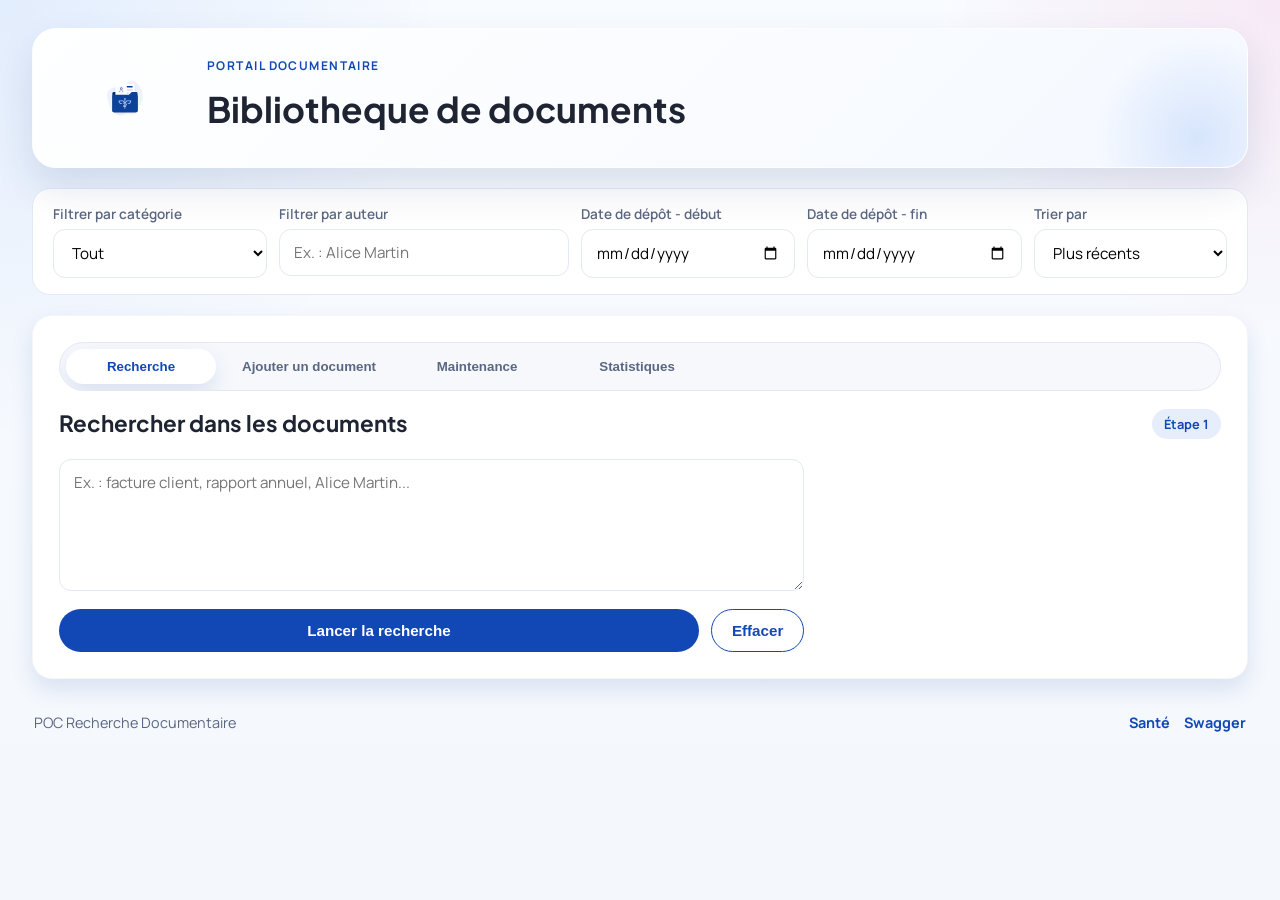
<file: src/main/resources/static/index.html>
<!DOCTYPE html>
<html lang="fr">
<head>
    <meta charset="UTF-8">
    <meta name="viewport" content="width=device-width, initial-scale=1.0">
    <title>POC Recherche Documentaire</title>
    <link rel="stylesheet" href="style.css">
</head>
<body>
    <div class="page-shell">
        <div class="main-area">
            <header class="topbar">
                <div class="topbar-left">
                    <div class="logo-block logo-inline" aria-label="Portail documentaire">
                        <div class="logo-svg" aria-hidden="true">
                            <svg xmlns="http://www.w3.org/2000/svg" viewBox="0 0 160 160" focusable="false" fill="none">
                                <path fill-rule="evenodd" clip-rule="evenodd" d="M14.8884 101.372C11.4714 83.1768 1.82896 61.7668 14.8364 48.587C28.2997 34.9452 51.8456 38.5 69.4699 46.0677C83.7802 52.2124 89.3129 68.0719 94.4355 82.7661C98.5552 94.5835 99.2362 106.781 94.7006 118.442C89.6573 131.408 82.3371 145.084 68.8498 148.546C55.1799 152.055 41.6489 144.076 31.0245 134.788C21.2227 126.219 17.2897 114.159 14.8884 101.372Z" fill="#A0B2EC" fill-opacity="0.16"/>
                                <path d="M134.02 26.1579C143.216 37.8291 149.362 52.6506 151.388 67.2498C155.366 95.9281 133.148 124.519 103.481 131.039C89.5222 134.106 73.9301 130.748 65.0224 120.067C58.4294 112.163 58.0887 101.722 61.5658 92.1606C64.4989 84.0965 70.0261 77.1935 73.5948 69.406C79.0514 57.5003 77.8714 45.1716 80.9607 32.9169C82.654 26.1985 86.4874 18.6388 92.8475 14.7705C98.8848 11.0977 106.569 10.2636 113.271 11.8981C121.731 13.9608 128.786 19.5161 134.02 26.1579Z" fill="#A0B2EC" fill-opacity="0.16"/>
                                <path d="M130.402 72.8366L130.402 131.085C130.402 134.266 127.823 136.845 124.642 136.845L35.3616 136.845C32.1804 136.845 29.6016 134.266 29.6016 131.085L29.6016 61.3166C29.6016 58.1355 32.1804 55.5566 35.3616 55.5566L58.365 55.5566C61.5462 55.5566 64.125 58.1355 64.125 61.3166L64.125 64.1966C64.125 65.7872 65.4144 67.0766 67.005 67.0766L124.642 67.0767C127.823 67.0767 130.402 69.6555 130.402 72.8366Z" fill="#0C419A"/>
                                <path d="M130.402 72.8366L130.402 131.085C130.402 134.266 127.823 136.845 124.642 136.845L35.3616 136.845C32.1804 136.845 29.6016 134.266 29.6016 131.085L29.6016 61.3166C29.6016 58.1355 32.1804 55.5566 35.3616 55.5566L58.365 55.5566C61.5462 55.5566 64.125 58.1355 64.125 61.3166L64.125 64.1966C64.125 65.7872 65.4144 67.0766 67.005 67.0766L124.642 67.0767C127.823 67.0767 130.402 69.6555 130.402 72.8366Z" fill="black" fill-opacity="0.3"/>
                                <g filter="url(#filter0_d_7993_14626)">
                                    <path d="M48.0016 136H112.722C116.257 136 119.122 133.135 119.122 129.6V30.4C119.122 26.8654 116.257 24 112.722 24H48.0016C44.4669 24 41.6016 26.8654 41.6016 30.4V129.6C41.6016 133.135 44.4669 136 48.0016 136Z" fill="white"/>
                                </g>
                                <rect x="86.4023" y="32" width="24.8" height="6.4" rx="3.2" fill="#0C419A"/>
                                <rect x="86.4023" y="45.5996" width="24.8" height="4.8" rx="2.4" fill="#BDCCF8"/>
                                <rect x="86.4023" y="57.5996" width="8.8" height="4.8" rx="2.4" fill="#BDCCF8"/>
                                <circle cx="65.6016" cy="48" r="16" fill="#F9FAFF"/>
                                <path d="M60.4516 43.032C60.4516 40.474 62.5782 38.4004 65.2016 38.4004C67.8249 38.4004 69.9516 40.474 69.9516 43.032C69.9516 45.5899 67.8249 47.6635 65.2016 47.6635C62.5782 47.6635 60.4516 45.5899 60.4516 43.032ZM65.2016 45.8109C66.7756 45.8109 68.0516 44.5667 68.0516 43.032C68.0516 41.4972 66.7756 40.253 65.2016 40.253C63.6276 40.253 62.3516 41.4972 62.3516 43.032C62.3516 44.5667 63.6276 45.8109 65.2016 45.8109Z" fill="#0C419A"/>
                                <path d="M59.8276 50.7604C58.6332 51.9249 57.8775 53.4371 57.6639 55.0531C57.5951 55.5732 58.0269 56.0004 58.5516 56.0004C59.0762 56.0004 59.4931 55.5719 59.5846 55.0552C59.7834 53.932 60.3334 52.8872 61.1711 52.0704C62.24 51.0281 63.6898 50.4425 65.2016 50.4425C66.7133 50.4425 68.1631 51.0281 69.2321 52.0704C70.0697 52.8872 70.6198 53.932 70.8186 55.0552C70.91 55.5719 71.3269 56.0004 71.8516 56.0004C72.3762 56.0004 72.808 55.5732 72.7392 55.0531C72.5257 53.4371 71.7699 51.9249 70.5756 50.7604C69.1503 49.3706 67.2172 48.5899 65.2016 48.5899C63.1859 48.5899 61.2528 49.3706 59.8276 50.7604Z" fill="#0C419A"/>
                                <rect x="49.6016" y="72" width="9.6" height="6.4" rx="3.2" fill="#A05BB6"/>
                                <rect x="49.6016" y="84.8008" width="9.6" height="6.4" rx="3.2" fill="#A05BB6"/>
                                <rect x="63.2031" y="72.8008" width="48" height="4.8" rx="2.4" fill="#BDCCF8"/>
                                <rect x="63.2031" y="85.5996" width="24.8" height="4.8" rx="2.4" fill="#BDCCF8"/>
                                <rect x="49.6016" y="99.1992" width="61.6" height="23.2" rx="2.03303" fill="#F9FAFF"/>
                                <path d="M56 113.599H62.0785C62.3927 113.599 62.6778 113.415 62.8074 113.129L64.9271 108.445C65.2133 107.813 66.1142 107.82 66.39 108.457L70.5672 118.105C70.8575 118.775 71.8206 118.738 72.0579 118.047L73.4001 114.139C73.5111 113.816 73.815 113.599 74.1567 113.599H76.6115C76.9128 113.599 77.1886 113.43 77.3249 113.161L81.5559 104.821C81.8708 104.2 82.7733 104.249 83.0182 104.901L87.4175 116.601C87.6678 117.267 88.5975 117.299 88.8937 116.652L90.0781 114.066C90.2084 113.782 90.4925 113.599 90.8054 113.599H94.1971C94.4984 113.599 94.7742 113.43 94.9105 113.161L96.6127 109.806C96.909 109.222 97.7433 109.222 98.0396 109.806L99.7417 113.161C99.8781 113.43 100.154 113.599 100.455 113.599H104.8" stroke="#A05BB6" stroke-width="2" stroke-linecap="round"/>
                                <path d="M29.6021 72.8367L29.6021 131.085C29.6021 134.266 32.181 136.845 35.3621 136.845L124.642 136.845C127.824 136.845 130.402 134.266 130.402 131.085L130.402 61.3166C130.402 58.1355 127.824 55.5566 124.642 55.5566L109.785 55.5566C108.257 55.5566 106.792 56.1635 105.712 57.2437L96.7224 66.2331C96.1823 66.7732 95.4498 67.0766 94.686 67.0766L35.3621 67.0766C32.181 67.0766 29.6021 69.6555 29.6021 72.8367Z" fill="#0C419A"/>
                                <path d="M77.4423 110.24H83.2023C84.3481 110.24 85.4469 109.785 86.257 108.975C87.0672 108.165 87.5223 107.066 87.5223 105.92C87.5223 104.774 87.0672 103.675 86.257 102.865C85.4469 102.055 84.3481 101.6 83.2023 101.6H73.1223C72.7404 101.6 72.3742 101.752 72.1041 102.022C71.8341 102.292 71.6823 102.658 71.6823 103.04C71.6823 103.422 71.8341 103.788 72.1041 104.058C72.3742 104.328 72.7404 104.48 73.1223 104.48H83.2023C83.5843 104.48 83.9505 104.632 84.2206 104.902C84.4906 105.172 84.6423 105.538 84.6423 105.92C84.6423 106.302 84.4906 106.668 84.2206 106.938C83.9505 107.208 83.5843 107.36 83.2023 107.36H77.4423C76.2966 107.36 75.1978 107.815 74.3876 108.625C73.5775 109.435 73.1223 110.534 73.1223 111.68C73.1223 112.826 73.5775 113.925 74.3876 114.735C75.1978 115.545 76.2966 116 77.4423 116H83.2023C83.5843 116 83.9505 115.848 84.2206 115.578C84.4906 115.308 84.6423 114.942 84.6423 114.56C84.6423 114.178 84.4906 113.812 84.2206 113.542C83.9505 113.272 83.5843 113.12 83.2023 113.12H77.4423C77.0604 113.12 76.6942 112.968 76.4241 112.698C76.1541 112.428 76.0023 112.062 76.0023 111.68C76.0023 111.298 76.1541 110.932 76.4241 110.662C76.6942 110.392 77.0604 110.24 77.4423 110.24Z" fill="#BDCCF8"/>
                                <path d="M81.0423 98.72C82.26 98.7196 83.4462 98.3334 84.4307 97.6167C85.4151 96.9001 86.1471 95.8899 86.5215 94.7312C86.6909 94.2171 87.0178 93.7693 87.4559 93.4514C87.894 93.1335 88.4211 92.9616 88.9623 92.96H101.822C101.475 95.3595 100.276 97.5537 98.4429 99.1406C96.61 100.727 94.2667 101.601 91.8423 101.6C91.4604 101.6 91.0942 101.752 90.8241 102.022C90.5541 102.292 90.4023 102.658 90.4023 103.04C90.4023 103.422 90.5541 103.788 90.8241 104.058C91.0942 104.328 91.4604 104.48 91.8423 104.48C95.2796 104.48 98.576 103.115 101.006 100.684C103.437 98.2536 104.802 94.9572 104.802 91.52C104.802 91.1381 104.651 90.7718 104.381 90.5018C104.111 90.2317 103.744 90.08 103.362 90.08H88.9623C87.7447 90.0804 86.5584 90.4666 85.574 91.1833C84.5896 91.8999 83.8576 92.9101 83.4831 94.0688C83.3138 94.5829 82.9869 95.0307 82.5488 95.3486C82.1107 95.6665 81.5836 95.8384 81.0423 95.84H78.1623C77.6211 95.8384 77.094 95.6665 76.6559 95.3486C76.2178 95.0307 75.8909 94.5829 75.7215 94.0688C75.3471 92.9101 74.6151 91.8999 73.6307 91.1833C72.6462 90.4666 71.46 90.0804 70.2423 90.08H55.8423C55.4604 90.08 55.0942 90.2317 54.8241 90.5018C54.5541 90.7718 54.4023 91.1381 54.4023 91.52C54.4023 94.9572 55.7678 98.2536 58.1982 100.684C60.6287 103.115 63.9251 104.48 67.3623 104.48C67.7443 104.48 68.1105 104.328 68.3806 104.058C68.6506 103.788 68.8023 103.422 68.8023 103.04C68.8023 102.658 68.6506 102.292 68.3806 102.022C68.1105 101.752 67.7443 101.6 67.3623 101.6C64.938 101.601 62.5947 100.727 60.7618 99.1406C58.929 97.5537 57.7295 95.3595 57.3831 92.96H70.2423C70.7836 92.9616 71.3107 93.1335 71.7488 93.4514C72.1869 93.7693 72.5138 94.2171 72.6831 94.7312C73.0576 95.8899 73.7896 96.9001 74.774 97.6167C75.7584 98.3334 76.9447 98.7196 78.1623 98.72H81.0423Z" fill="#BDCCF8"/>
                                <path d="M79.6023 123.2C79.2204 123.2 78.8542 123.048 78.5841 122.778C78.3141 122.508 78.1623 122.142 78.1623 121.76V87.2C78.1623 86.8181 78.3141 86.4518 78.5841 86.1818C78.8542 85.9117 79.2204 85.76 79.6023 85.76C79.9843 85.76 80.3505 85.9117 80.6206 86.1818C80.8906 86.4518 81.0423 86.8181 81.0423 87.2V121.76C81.0423 122.142 80.8906 122.508 80.6206 122.778C80.3505 123.048 79.9843 123.2 79.6023 123.2Z" fill="#BDCCF8"/>
                                <path d="M79.6023 87.2C78.8903 87.2 78.1943 86.9889 77.6023 86.5933C77.0103 86.1977 76.5489 85.6355 76.2764 84.9777C76.0039 84.3198 75.9326 83.596 76.0715 82.8977C76.2104 82.1993 76.5533 81.5579 77.0568 81.0544C77.5602 80.5509 78.2017 80.2081 78.9 80.0692C79.5984 79.9303 80.3222 80.0016 80.98 80.274C81.6378 80.5465 82.2001 81.0079 82.5956 81.5999C82.9912 82.192 83.2023 82.888 83.2023 83.6C83.2023 84.5548 82.8231 85.4705 82.1479 86.1456C81.4728 86.8207 80.5571 87.2 79.6023 87.2ZM79.6023 82.0571C79.2972 82.0571 78.9989 82.1476 78.7452 82.3172C78.4915 82.4867 78.2937 82.7277 78.1769 83.0096C78.0602 83.2915 78.0296 83.6017 78.0891 83.901C78.1487 84.2003 78.2956 84.4752 78.5114 84.691C78.7272 84.9067 79.0021 85.0537 79.3013 85.1132C79.6006 85.1727 79.9108 85.1422 80.1928 85.0254C80.4747 84.9086 80.7157 84.7109 80.8852 84.4572C81.0547 84.2034 81.1452 83.9051 81.1452 83.6C81.1452 83.1908 80.9827 82.7984 80.6933 82.509C80.404 82.2197 80.0115 82.0571 79.6023 82.0571Z" fill="#BDCCF8"/>
                                <defs>
                                    <filter id="filter0_d_7993_14626" x="29.6343" y="18.0164" width="101.454" height="135.934" filterUnits="userSpaceOnUse" color-interpolation-filters="sRGB">
                                        <feFlood flood-opacity="0" result="BackgroundImageFix"/>
                                        <feColorMatrix in="SourceAlpha" type="matrix" values="0 0 0 0 0 0 0 0 0 0 0 0 0 0 0 0 0 0 127 0" result="hardAlpha"/>
                                        <feOffset dy="5.98361"/>
                                        <feGaussianBlur stdDeviation="5.98361"/>
                                        <feColorMatrix type="matrix" values="0 0 0 0 0.0470588 0 0 0 0 0.254902 0 0 0 0 0.603922 0 0 0 0.1 0"/>
                                        <feBlend mode="normal" in2="BackgroundImageFix" result="effect1_dropShadow_7993_14626"/>
                                        <feBlend mode="normal" in="SourceGraphic" in2="effect1_dropShadow_7993_14626" result="shape"/>
                                    </filter>
                                </defs>
                            </svg>
                        </div>
                    </div>
                    <div class="page-title">
                        <span class="page-eyebrow">Portail documentaire</span>
                        <h1>Bibliotheque de documents</h1>
                        <div class="hero-badges" aria-label="Fonctionnalites principales" style="display:none">
                            <span class="hero-badge">Recherche multi-moteurs</span>
                            <span class="hero-badge">Indexation et OCR</span>
                            <span class="hero-badge">IA</span>
                        </div>
                    </div>
                </div>
                <div class="topbar-actions" style="display:none">
                    <a class="btn btn-ghost" href="/swagger-ui/index.html" target="_blank" rel="noopener">Explorer l'API</a>
                    <button class="btn" type="button" data-switch-tab="index">Ajouter un document</button>
                </div>
            </header>

            <section class="toolbar">
                <div class="toolbar-group">
                    <label class="control">
                        Filtrer par catégorie
                        <select class="select-box" id="filterCategory">
                            <option>Tout</option>
                            <option>Facture</option>
                            <option>Rapport</option>
                            <option>Contrat</option>
                        </select>
                    </label>
                    <label class="control autocomplete-control">
                        Filtrer par auteur
                        <input type="text" class="search-box" id="filterAuthor" placeholder="Ex. : Alice Martin" />
                    </label>
                    <label class="control">
                        Date de dépôt - début
                        <input type="date" class="search-box" id="filterDateFrom" />
                    </label>
                    <label class="control">
                        Date de dépôt - fin
                        <input type="date" class="search-box" id="filterDateTo" />
                    </label>
                    <label class="control">
                        Trier par
                        <select class="select-box" id="filterSort">
                            <option>Plus récents</option>
                            <option>Plus anciens</option>
                        </select>
                    </label>
                </div>
                <div class="toolbar-info" style="display:none">
                    <span class="info-pill">Affichage des documents indexés</span>
                </div>
            </section>

            <section class="feature-grid" aria-label="Raccourcis principaux" style="display:none">>
                <article class="feature-card">
                    <span class="feature-icon">🔎</span>
                    <div>
                        <h3>Recherche guidee</h3>
                        <p>Interrogez le corpus par texte libre, auteur, categorie et periode.</p>
                    </div>
                    <button class="feature-link" type="button" data-switch-tab="search">Ouvrir la recherche</button>
                </article>
                <article class="feature-card">
                    <span class="feature-icon">📄</span>
                    <div>
                        <h3>Indexation assistee</h3>
                        <p>Deposez un fichier, enrichissez ses metadonnees et lancez l'indexation.</p>
                    </div>
                    <button class="feature-link" type="button" data-switch-tab="index">Indexer un document</button>
                </article>
                <article class="feature-card feature-card-accent">
                    <span class="feature-icon">📊</span>
                    <div>
                        <h3>Suivi de la plateforme</h3>
                        <p>Visualisez rapidement l'etat du store, de l'index et du stockage.</p>
                    </div>
                    <button class="feature-link" type="button" data-switch-tab="stats">Voir les stats</button>
                </article>
            </section>

            <main class="content-grid">
                <section class="panel tab-panel is-active" id="tab-search" data-tab-panel="search">
                    <div class="tab-header">
                        <button class="tab-button is-active" type="button" data-tab="search">Recherche</button>
                        <button class="tab-button" type="button" data-tab="index">Ajouter un document</button>
                        <button class="tab-button" type="button" data-tab="maintenance">Maintenance</button>
                        <button class="tab-button" type="button" data-tab="stats">Statistiques</button>
                    </div>
                    <div class="panel-header">
                        <div>
                            <h2>Rechercher dans les documents</h2>
                        </div>
                        <span class="panel-tag">Étape 1</span>
                    </div>

                    <div class="panel-layout">
                        <div class="panel-main">
                            <div class="field field-lg">
                                <textarea class="search-box search-textarea" id="searchQuery" rows="4" placeholder="Ex. : facture client, rapport annuel, Alice Martin..."></textarea>
                                <div class="chip-group" aria-label="Suggestions de recherche" style="display:none">
                                    <button class="chip" type="button" data-query="facture client">Facture client</button>
                                    <button class="chip" type="button" data-query="rapport trimestriel">Rapport trimestriel</button>
                                    <button class="chip" type="button" data-query="Alice Martin">Alice Martin</button>
                                    <button class="chip" type="button" data-query="contrat fournisseur">Contrat fournisseur</button>
                                </div>
                            </div>

                            <div class="btn-row">
                                <button class="btn" id="searchBtn">Lancer la recherche</button>
                                <button class="btn btn-ghost" id="clearSearchBtn" type="button">Effacer</button>
                            </div>

                            <div class="loading" id="searchLoading">
                                <div class="spinner"></div>
                                <p>Recherche en cours...</p>
                            </div>
                            <div class="error" id="searchError"></div>
                            <div class="result-box" id="searchResult">
                                <div class="results-header" id="searchResultsHeader" style="display: none;">
                                    <div class="results-header-copy">
                                        <span class="results-count" id="resultsCount"></span>
                                        <span class="results-meta">Affichage des extraits les plus pertinents</span>
                                    </div>
                                    <div class="results-runtime" id="resultsRuntime"></div>
                                </div>
                                <div id="searchResultContent"></div>
                            </div>
                        </div>
                        <aside class="panel-aside" style="display:none">
                            <article class="aside-card">
                                <span class="aside-card-title">Bonnes pratiques</span>
                                <ul class="aside-list">
                                    <li>Commencez par quelques mots-clés metier ou un identifiant documentaire.</li>
                                    <li>Ajoutez ensuite les filtres auteur et date pour reduire le bruit.</li>
                                    <li>Les suggestions rapides permettent de lancer une demo en un clic.</li>
                                </ul>
                            </article>
                            <article class="aside-card aside-card-soft">
                                <span class="aside-card-title">Ce que vous recherchez ici</span>
                                <div class="mini-kpis">
                                    <div class="mini-kpi"><strong>Texte libre</strong><span>contenu OCR, titres, noms de fichiers</span></div>
                                    <div class="mini-kpi"><strong>Filtres</strong><span>auteur, categorie, dates</span></div>
                                    <div class="mini-kpi"><strong>Mesures</strong><span>temps, rebuild, moteur actif</span></div>
                                </div>
                            </article>
                        </aside>
                    </div>
                </section>

                <section class="panel tab-panel" id="tab-index" data-tab-panel="index">
                    <div class="tab-header">
                        <button class="tab-button" type="button" data-tab="search">Recherche</button>
                        <button class="tab-button is-active" type="button" data-tab="index">Ajouter un document</button>
                        <button class="tab-button" type="button" data-tab="maintenance">Maintenance</button>
                        <button class="tab-button" type="button" data-tab="stats">Statistiques</button>
                    </div>
                    <div class="panel-header">
                        <div>
                            <h2>Ajouter un document</h2>
                            <p class="panel-subtitle">Déposez un fichier et complétez les informations avant indexation.</p>
                        </div>
                        <span class="panel-tag">Étape 2</span>
                    </div>
                    <div class="info-banner" role="note">
                        <strong>Démo :</strong> cette étape est habituellement automatique. Nous l’affichons ici pour montrer le processus d’indexation pendant la démonstration.
                    </div>

                    <div class="panel-layout">
                        <div class="panel-main">
                            <div class="field">
                                <label for="indexFile">Fichier a indexer</label>
                                <label for="indexFile" class="file-drop" id="fileDrop">
                                    <span class="file-drop-title">Glissez-déposez un fichier ou cliquez pour parcourir</span>
                                    <span class="file-drop-meta">PDF, image ou scan — taille max recommandée 10 Mo</span>
                                </label>
                                <input type="file" id="indexFile">
                                <div class="file-name" id="fileName"></div>
                            </div>

                            <div class="input-grid">
                                <div class="field">
                                    <label for="documentTitle">Titre du document</label>
                                    <input type="text" class="search-box" id="documentTitle" placeholder="Ex. : Rapport d'activite Q1" />
                                </div>
                                <div class="field">
                                    <label for="documentAuthor">Auteur du dépôt</label>
                                    <input type="text" class="search-box" id="documentAuthor" placeholder="Ex. : Alice Martin" />
                                </div>
                            </div>
                            <div class="field">
                                <label for="documentDate">Date de dépôt</label>
                                <input type="date" class="search-box" id="documentDate" />
                            </div>

                            <div class="field">
                                <label for="indexType">Type de document</label>
                                <select class="select-box" id="indexType">
                                    <option value="FACTURE" selected>Facture</option>
                                    <option value="RAPPORT">Rapport</option>
                                    <option value="CONTRAT">Contrat</option>
                                </select>
                            </div>

                            <div class="field" style="display: none">
                                <label for="indexOcrType">Moteur OCR PDF</label>
                                <select class="select-box" id="indexOcrType">
                                    <option value="pdfbox" selected>PDFBox</option>
                                    <option value="tika">Tika</option>
                                </select>
                            </div>

                            <div class="btn-row">
                                <button class="btn" id="indexBtn">Indexer le document</button>
                                <button class="btn btn-ghost" id="resetIndexBtn" type="button">Réinitialiser</button>
                            </div>

                            <div class="loading" id="indexLoading">
                                <div class="spinner"></div>
                                <p>Indexation en cours...</p>
                            </div>
                            <div class="error" id="indexError"></div>
                            <div class="success-message" id="indexSuccess"></div>
                            <div class="result-box" id="indexResult">
                                <pre id="indexResultContent"></pre>
                            </div>
                        </div>
                        <aside class="panel-aside">
                            <article class="aside-card">
                                <span class="aside-card-title">Parcours recommande</span>
                                <ol class="aside-list aside-list-ordered">
                                    <li>Selectionnez un fichier depuis votre poste.</li>
                                    <li>Ajoutez un titre metier et l'auteur de depot.</li>
                                    <li>Choisissez la categorie pour faciliter les filtres futurs.</li>
                                </ol>
                            </article>
                            <article class="aside-card aside-card-soft">
                                <span class="aside-card-title">Conseils demo</span>
                                <div class="mini-kpis">
                                    <div class="mini-kpi"><strong>Titre clair</strong><span>ameliore la recherche et la lecture des resultats</span></div>
                                    <div class="mini-kpi"><strong>Auteur normalise</strong><span>utile pour l'autocompletion</span></div>
                                    <div class="mini-kpi"><strong>Date renseignee</strong><span>facilite les campagnes de comparaison</span></div>
                                </div>
                            </article>
                        </aside>
                    </div>
                </section>

                <section class="panel tab-panel" id="tab-maintenance" data-tab-panel="maintenance">
                    <div class="tab-header">
                        <button class="tab-button" type="button" data-tab="search">Recherche</button>
                        <button class="tab-button" type="button" data-tab="index">Ajouter un document</button>
                        <button class="tab-button is-active" type="button" data-tab="maintenance">Maintenance</button>
                        <button class="tab-button" type="button" data-tab="stats">Statistiques</button>
                    </div>
                    <div class="panel-header">
                        <div>
                            <h2>Maintenance</h2>
                            <p class="panel-subtitle">Relancez les op&eacute;rations d&apos;administration de l&apos;index sans passer par l&apos;API.</p>
                        </div>
                        <span class="panel-tag">Outils</span>
                    </div>

                    <div class="panel-layout panel-layout-compact">
                        <div class="panel-main">
                            <div class="maintenance-card">
                                <div class="maintenance-copy">
                                    <h3>Rebuild de l&apos;index auteurs</h3>
                                    <p>Reconstruit l&apos;autocompl&eacute;tion des auteurs &agrave; partir des documents d&eacute;j&agrave; stock&eacute;s.</p>
                                </div>
                                <div class="btn-row maintenance-actions">
                                    <button class="btn" id="rebuildAuthorsBtn" type="button">Rebuild index auteurs</button>
                                </div>
                            </div>

                            <div class="loading" id="maintenanceLoading">
                                <div class="spinner"></div>
                                <p>Rebuild en cours...</p>
                            </div>
                            <div class="error" id="maintenanceError"></div>
                            <div class="success-message" id="maintenanceSuccess"></div>
                            <div class="result-box" id="maintenanceResult">
                                <pre id="maintenanceResultContent"></pre>
                            </div>
                        </div>
                        <aside class="panel-aside">
                            <article class="aside-card">
                                <span class="aside-card-title">Quand l'utiliser ?</span>
                                <ul class="aside-list">
                                    <li>Apres un import massif de documents.</li>
                                    <li>Quand les suggestions d'auteurs semblent incompletes.</li>
                                    <li>Avant une demonstration publique pour repartir sur un index propre.</li>
                                </ul>
                            </article>
                        </aside>
                    </div>
                </section>

                <section class="panel tab-panel" id="tab-stats" data-tab-panel="stats">
                    <div class="tab-header">
                        <button class="tab-button" type="button" data-tab="search">Recherche</button>
                        <button class="tab-button" type="button" data-tab="index">Ajouter un document</button>
                        <button class="tab-button" type="button" data-tab="maintenance">Maintenance</button>
                        <button class="tab-button is-active" type="button" data-tab="stats">Statistiques</button>
                    </div>
                    <div class="panel-header">
                        <div>
                            <h2>Statistiques</h2>
                            <p class="panel-subtitle">Vue synthétique du volume documentaire, de l'index en mémoire et de l'espace occupé.</p>
                        </div>
                        <span class="panel-tag">Mesures</span>
                    </div>

                    <div class="btn-row btn-row-inline">
                        <button class="btn" id="refreshStatsBtn" type="button">Rafraîchir</button>
                    </div>

                    <div class="loading" id="statsLoading">
                        <div class="spinner"></div>
                        <p>Chargement des statistiques...</p>
                    </div>
                    <div class="error" id="statsError"></div>
                    <div class="result-box show" id="statsResult">
                        <div id="statsCards" class="stats-grid"></div>
                    </div>
                </section>
            </main>

            <footer class="page-footer">
                <span>POC Recherche Documentaire</span>
                <div class="page-footer-links">
                    <a href="/actuator/health" target="_blank" rel="noopener">Santé</a>
                    <a href="/swagger-ui/index.html" target="_blank" rel="noopener">Swagger</a>
                </div>
            </footer>
        </div>
    </div>

    <script src="script.js"></script>
    <script src="search-metrics.js"></script>
    <script src="stats.js"></script>
</body>
</html>
</file>
<file: src/main/resources/static/style.css>
@import url('https://fonts.googleapis.com/css2?family=Manrope:wght@400;500;600;700&family=Plus+Jakarta+Sans:wght@500;600;700&display=swap');

:root {
    --blue-900: #0b2a6f;
    --blue-700: #1248b5;
    --blue-500: #1f6feb;
    --blue-100: #e7eefb;
    --pink-500: #e21a83;
    --text: #1e2432;
    --muted: #5b6782;
    --surface: #ffffff;
    --surface-soft: #f6f8fc;
    --border: #e3e8f4;
    --shadow: 0 20px 40px rgba(11, 42, 111, 0.12);
    --shadow-soft: 0 10px 22px rgba(16, 62, 156, 0.12);
}

* {
    margin: 0;
    padding: 0;
    box-sizing: border-box;
}

body {
    font-family: 'Manrope', 'Segoe UI', sans-serif;
    background: var(--surface-soft);
    color: var(--text);
    min-height: 100vh;
}

.page-shell {
    display: block;
    min-height: 100vh;
}

.logo-block {
    display: flex;
    flex-direction: column;
    gap: 8px;
}

.logo-svg {
    width: 120px;
    height: 40px;
}

.logo-svg svg {
    width: 100%;
    height: 100%;
    display: block;
}

.main-area {
    padding: 32px 40px 60px;
    display: flex;
    flex-direction: column;
    gap: 24px;
}

.topbar {
    background: var(--surface);
    border-radius: 24px;
    box-shadow: var(--shadow);
    padding: 28px 32px;
    display: flex;
    justify-content: space-between;
    gap: 24px;
    align-items: center;
}

.topbar-left {
    display: flex;
    align-items: center;
    gap: 22px;
}

.logo-inline {
    line-height: 0;
}

.page-eyebrow {
    text-transform: uppercase;
    letter-spacing: 0.12em;
    font-size: 0.75rem;
    color: var(--blue-700);
    font-weight: 700;
    display: block;
    margin-bottom: 6px;
}

h1 {
    font-family: 'Plus Jakarta Sans', 'Manrope', sans-serif;
    font-size: 2.2rem;
    margin-bottom: 8px;
}

.topbar p {
    color: var(--muted);
    max-width: 520px;
    line-height: 1.5;
}

.topbar-actions {
    display: flex;
    gap: 12px;
}

.toolbar {
    background: var(--surface);
    border-radius: 18px;
    border: 1px solid var(--border);
    padding: 16px 20px;
    display: flex;
    align-items: center;
    justify-content: space-between;
    gap: 16px;
}

.toolbar-group {
    display: flex;
    gap: 12px;
}

.control {
    display: flex;
    flex-direction: column;
    gap: 6px;
    font-size: 0.85rem;
    font-weight: 600;
    color: var(--muted);
}

.autocomplete-control {
    position: relative;
    min-width: 220px;
}

.info-pill {
    background: var(--blue-100);
    color: var(--blue-700);
    padding: 8px 14px;
    border-radius: 999px;
    font-weight: 600;
    font-size: 0.85rem;
}

.content-grid {
    display: grid;
    grid-template-columns: repeat(2, minmax(0, 1fr));
    gap: 22px;
}

.panel {
    background: var(--surface);
    border-radius: 20px;
    padding: 24px;
    box-shadow: var(--shadow-soft);
    border: 1px solid rgba(12, 40, 100, 0.04);
}

.tab-panel {
    display: none;
}

.tab-panel.is-active {
    display: block;
}

.tab-header {
    display: flex;
    gap: 10px;
    margin-bottom: 18px;
    padding: 6px;
    background: var(--surface-soft);
    border-radius: 999px;
    border: 1px solid var(--border);
}

.tab-button {
    flex: 1;
    border: none;
    background: transparent;
    padding: 10px 16px;
    border-radius: 999px;
    font-weight: 700;
    color: var(--muted);
    cursor: pointer;
    transition: background 0.2s ease, color 0.2s ease, box-shadow 0.2s ease;
}

.tab-button.is-active {
    background: var(--surface);
    color: var(--blue-700);
    box-shadow: var(--shadow-soft);
}

.panel-header {
    display: flex;
    justify-content: space-between;
    gap: 12px;
    margin-bottom: 18px;
}

.panel h2 {
    font-family: 'Plus Jakarta Sans', 'Manrope', sans-serif;
    font-size: 1.4rem;
    margin-bottom: 4px;
}

.panel-subtitle {
    color: var(--muted);
    font-size: 0.95rem;
}

.panel-tag {
    background: var(--blue-100);
    color: var(--blue-700);
    padding: 6px 12px;
    border-radius: 999px;
    font-weight: 700;
    font-size: 0.8rem;
    height: fit-content;
}

.info-banner {
    background: #fff7e6;
    color: #7a4b00;
    border: 1px solid #ffd8a8;
    padding: 12px 14px;
    border-radius: 12px;
    font-size: 0.9rem;
    line-height: 1.5;
    margin-bottom: 16px;
}

.info-banner strong {
    font-weight: 700;
}

.maintenance-card {
    display: flex;
    justify-content: space-between;
    align-items: center;
    gap: 18px;
    padding: 18px;
    border: 1px solid var(--border);
    border-radius: 16px;
    background: linear-gradient(135deg, #f9fbff 0%, #eef4ff 100%);
    margin-bottom: 16px;
}

.maintenance-copy h3 {
    font-family: 'Plus Jakarta Sans', 'Manrope', sans-serif;
    font-size: 1.05rem;
    margin-bottom: 6px;
}

.maintenance-copy p {
    color: var(--muted);
    line-height: 1.5;
}

.maintenance-actions {
    min-width: 240px;
    margin-top: 0;
}

.stats-grid {
    display: grid;
    grid-template-columns: repeat(3, minmax(0, 1fr));
    gap: 14px;
}

.stats-card {
    background: #fff;
    border: 1px solid var(--border);
    border-radius: 16px;
    padding: 16px;
    display: flex;
    flex-direction: column;
    gap: 8px;
}

.stats-label {
    color: var(--muted);
    font-size: 0.85rem;
    font-weight: 700;
    text-transform: uppercase;
    letter-spacing: 0.04em;
}

.stats-value {
    color: var(--blue-900);
    font-family: 'Plus Jakarta Sans', 'Manrope', sans-serif;
    font-size: 1.3rem;
    line-height: 1.2;
}

.field {
    display: flex;
    flex-direction: column;
    gap: 8px;
    margin-bottom: 16px;
}

.field label {
    font-weight: 600;
    color: var(--text);
}

.input-grid {
    display: grid;
    grid-template-columns: repeat(2, minmax(0, 1fr));
    gap: 16px;
}

.search-box,
.select-box {
    width: 100%;
    padding: 12px 14px;
    border: 1px solid var(--border);
    border-radius: 12px;
    font-size: 0.95rem;
    background: #fff;
    transition: border-color 0.2s ease, box-shadow 0.2s ease;
    font-family: 'Manrope', 'Segoe UI', sans-serif;
}

.search-box:focus,
.select-box:focus {
    outline: none;
    border-color: var(--blue-500);
    box-shadow: 0 0 0 4px rgba(31, 111, 235, 0.16);
}

.search-box {
    resize: vertical;
    min-height: 52px;
}

.toolbar .search-box {
    min-height: auto;
}

.file-drop {
    border: 2px dashed rgba(18, 72, 181, 0.35);
    background: rgba(18, 72, 181, 0.05);
    padding: 16px;
    border-radius: 14px;
    cursor: pointer;
    transition: border-color 0.2s ease, background 0.2s ease;
}

.file-drop-title {
    display: block;
    font-weight: 600;
    margin-bottom: 6px;
}

.file-drop-meta {
    font-size: 0.9rem;
    color: var(--muted);
}

.file-drop.dragover {
    background: rgba(31, 111, 235, 0.08);
    border-color: var(--blue-500);
}

input[type="file"] {
    display: none;
}

.file-name {
    font-size: 0.9rem;
    color: var(--blue-700);
    font-weight: 600;
}

.btn-row {
    display: grid;
    grid-template-columns: 1fr auto;
    gap: 12px;
    margin-top: 6px;
}

.btn {
    background: var(--blue-700);
    color: #fff;
    border: none;
    padding: 12px 20px;
    border-radius: 999px;
    font-size: 0.95rem;
    cursor: pointer;
    font-weight: 700;
    transition: transform 0.2s ease, box-shadow 0.2s ease, background 0.2s ease;
}

.btn:hover {
    transform: translateY(-1px);
    box-shadow: var(--shadow-soft);
    background: var(--blue-500);
}

.btn:disabled {
    opacity: 0.6;
    cursor: not-allowed;
    transform: none;
    box-shadow: none;
}

.btn-ghost {
    background: #fff;
    color: var(--blue-700);
    border: 1px solid var(--blue-700);
}

.btn-ghost:hover {
    background: var(--blue-100);
    box-shadow: none;
}

.chip-group {
    display: flex;
    flex-wrap: wrap;
    gap: 8px;
    margin-top: 10px;
}

.chip {
    background: #fff;
    border: 1px solid var(--border);
    padding: 6px 12px;
    border-radius: 999px;
    font-size: 0.9rem;
    cursor: pointer;
    transition: border-color 0.2s ease, color 0.2s ease;
}

.chip:hover {
    border-color: var(--blue-500);
    color: var(--blue-500);
}

.result-box {
    background: var(--surface-soft);
    padding: 16px;
    border-radius: 14px;
    margin-top: 20px;
    max-height: 520px;
    overflow-y: auto;
    display: none;
    border: 1px solid var(--border);
}

.result-box.show {
    display: block;
}

.result-box pre {
    white-space: pre-wrap;
    word-wrap: break-word;
    color: #1f2937;
    font-family: 'JetBrains Mono', 'Courier New', monospace;
    font-size: 0.9rem;
}

.results-header {
    display: flex;
    justify-content: space-between;
    align-items: flex-start;
    margin-bottom: 12px;
    padding-bottom: 10px;
    border-bottom: 1px solid var(--border);
    gap: 12px;
}

.results-header-copy {
    display: flex;
    flex-direction: column;
    gap: 4px;
}

.results-count {
    font-weight: 700;
    color: var(--blue-700);
}

.results-meta {
    font-size: 0.85rem;
    color: var(--muted);
}

.results-runtime {
    display: flex;
    flex-wrap: wrap;
    justify-content: flex-end;
    gap: 8px;
}

.runtime-pill {
    background: #eef4ff;
    color: var(--blue-900);
    border: 1px solid #d6e4ff;
    padding: 6px 10px;
    border-radius: 999px;
    font-size: 0.78rem;
    font-weight: 700;
    white-space: nowrap;
}

.runtime-pill-warn {
    background: #fff4db;
    color: #8a5b00;
    border-color: #ffe1a6;
}

.document-item {
    background: #fff;
    border: 1px solid var(--border);
    border-radius: 14px;
    padding: 14px;
    margin-bottom: 12px;
    transition: box-shadow 0.2s ease;
}

.document-item:hover {
    box-shadow: 0 10px 20px rgba(15, 23, 42, 0.08);
}

.document-header {
    display: flex;
    justify-content: space-between;
    align-items: flex-start;
    margin-bottom: 10px;
    gap: 12px;
}

.document-name {
    font-weight: 600;
    color: var(--text);
    font-size: 0.95rem;
    flex: 1;
    word-break: break-word;
}

.document-id {
    font-size: 0.75rem;
    color: #94a3b8;
    font-family: 'JetBrains Mono', 'Courier New', monospace;
}

.document-fragment {
    background: var(--surface-soft);
    padding: 12px;
    border-radius: 12px;
    font-size: 0.9rem;
    color: #4b5563;
    line-height: 1.6;
    max-height: 200px;
    overflow-y: auto;
    white-space: pre-wrap;
    word-wrap: break-word;
}

.document-fragment b {
    background: #ffe5f1;
    padding: 2px 4px;
    border-radius: 4px;
    color: var(--pink-500);
}

.document-meta {
    display: flex;
    flex-wrap: wrap;
    gap: 6px 12px;
    margin-top: 4px;
    font-size: 0.8rem;
    color: var(--muted);
}

.document-meta-item {
    display: inline-flex;
    align-items: center;
    gap: 4px;
}

.document-meta-item .mono {
    font-family: JetBrains Mono, "Courier New", monospace;
    font-size: 0.75rem;
    color: #94a3b8;
}

.document-category-tag {
    background: var(--blue-100);
    color: var(--blue-700);
    padding: 4px 10px;
    border-radius: 999px;
    font-size: 0.8rem;
    font-weight: 600;
    white-space: nowrap;
}

.document-actions {
    margin-top: 10px;
    display: flex;
    flex-wrap: wrap;
    gap: 8px;
}

.btn-link {
    font-size: 0.85rem;
    font-weight: 600;
    color: var(--blue-700);
    text-decoration: none;
    padding: 6px 10px;
    border-radius: 999px;
    border: 1px solid var(--blue-700);
    background: #fff;
    transition: background 0.2s ease, color 0.2s ease;
}

.btn-link:hover {
    background: var(--blue-100);
    color: var(--blue-900);
}


.no-results {
    text-align: center;
    padding: 30px;
    color: #94a3b8;
}

.loading {
    display: none;
    text-align: center;
    color: var(--blue-700);
    margin-top: 12px;
    font-weight: 600;
}

.loading.show {
    display: block;
}

.spinner {
    border: 3px solid #e2e8f0;
    border-top: 3px solid var(--blue-700);
    border-radius: 50%;
    width: 34px;
    height: 34px;
    animation: spin 1s linear infinite;
    margin: 10px auto;
}

.error {
    background: #fee2e2;
    color: #b91c1c;
    padding: 12px 14px;
    border-radius: 12px;
    margin-top: 12px;
    display: none;
}

.error.show {
    display: block;
}

.success-message {
    background: #dcfce7;
    color: #166534;
    padding: 12px 14px;
    border-radius: 12px;
    margin-top: 12px;
    display: none;
}

.success-message.show {
    display: block;
}

@keyframes spin {
    to {
        transform: rotate(360deg);
    }
}

/* ==================== AUTOCOMPLÉTION ==================== */
.autocomplete-container {
    position: absolute;
    top: 100%;
    left: 0;
    right: 0;
    background: #fff;
    border: 1px solid var(--border);
    border-radius: 12px;
    box-shadow: var(--shadow-soft);
    max-height: 280px;
    overflow-y: auto;
    z-index: 1000;
    margin-top: 4px;
    display: none;
}

.autocomplete-container.show {
    display: block;
}

.autocomplete-item {
    padding: 12px 16px;
    cursor: pointer;
    display: flex;
    justify-content: space-between;
    align-items: center;
    transition: background 0.15s ease;
    border-bottom: 1px solid var(--surface-soft);
}

.autocomplete-item:last-child {
    border-bottom: none;
}

.autocomplete-item:hover,
.autocomplete-item.active {
    background: var(--blue-100);
}

.autocomplete-text {
    flex: 1;
    font-size: 0.95rem;
    color: var(--text);
    font-weight: 500;
}

.autocomplete-text b {
    background: var(--blue-500);
    color: white;
    padding: 2px 5px;
    border-radius: 4px;
    font-weight: 700;
}

.autocomplete-count {
    font-size: 0.8rem;
    color: var(--muted);
    background: var(--surface-soft);
    padding: 4px 10px;
    border-radius: 999px;
    font-weight: 600;
    white-space: nowrap;
    margin-left: 12px;
}

@media (max-width: 980px) {
    .main-area {
        padding: 24px;
    }

    .topbar {
        flex-direction: column;
        align-items: flex-start;
    }

    .topbar-left {
        flex-direction: column;
        align-items: flex-start;
    }

    .content-grid {
        grid-template-columns: 1fr;
    }

    .input-grid {
        grid-template-columns: 1fr;
    }

    .btn-row {
        grid-template-columns: 1fr;
    }

    .maintenance-card {
        flex-direction: column;
        align-items: stretch;
    }

    .maintenance-actions {
        min-width: 0;
    }

    .stats-grid {
        grid-template-columns: 1fr;
    }
}

@media (max-width: 640px) {
    .topbar-actions {
        flex-direction: column;
        width: 100%;
    }

    .toolbar {
        flex-direction: column;
        align-items: flex-start;
    }

    .toolbar-group {
        width: 100%;
        flex-direction: column;
    }

    .results-header {
        flex-direction: column;
    }

    .results-runtime {
        justify-content: flex-start;
    }
}

.document-meta-item .score {
    font-weight: bold;
    color: #28a745; /* vert pour bons scores */
}

.score {
    min-width: 4em;
    text-align: right;
}

/* ==================== UI REFRESH ==================== */
body {
    background:
            radial-gradient(circle at top left, rgba(31, 111, 235, 0.10), transparent 28%),
            radial-gradient(circle at top right, rgba(226, 26, 131, 0.08), transparent 22%),
            linear-gradient(180deg, #f8fbff 0%, #f4f7fc 100%);
}

.main-area {
    width: min(1440px, 100%);
    margin: 0 auto;
    padding: 28px 32px 56px;
    gap: 20px;
}

.topbar {
    position: relative;
    overflow: hidden;
    border: 1px solid rgba(255, 255, 255, 0.7);
    background: linear-gradient(135deg, rgba(255,255,255,0.96) 0%, rgba(244,248,255,0.96) 100%);
}

.topbar::after {
    content: "";
    position: absolute;
    inset: auto -60px -80px auto;
    width: 220px;
    height: 220px;
    border-radius: 50%;
    background: radial-gradient(circle, rgba(31, 111, 235, 0.14), transparent 65%);
    pointer-events: none;
}

.page-title {
    display: flex;
    flex-direction: column;
    gap: 6px;
}

.hero-badges {
    display: flex;
    flex-wrap: wrap;
    gap: 8px;
    margin-top: 6px;
}

.hero-badge {
    display: inline-flex;
    align-items: center;
    padding: 8px 12px;
    border-radius: 999px;
    background: rgba(255, 255, 255, 0.88);
    border: 1px solid rgba(18, 72, 181, 0.12);
    color: var(--blue-900);
    font-size: 0.82rem;
    font-weight: 700;
}

.section-eyebrow {
    text-transform: uppercase;
    letter-spacing: 0.12em;
    font-size: 0.72rem;
    color: var(--blue-700);
    font-weight: 800;
}

.toolbar {
    display: flex;
    flex-direction: column;
    align-items: stretch;
}

.toolbar-copy {
    display: flex;
    flex-direction: column;
    gap: 6px;
}

.toolbar-copy h2 {
    font-family: 'Plus Jakarta Sans', 'Manrope', sans-serif;
    font-size: 1.15rem;
}

.toolbar-copy p {
    color: var(--muted);
    font-size: 0.9rem;
    line-height: 1.55;
}

.toolbar-group {
    display: grid;
    grid-template-columns:
        minmax(150px, 1fr)
        minmax(240px, 1.35fr)
        minmax(170px, 1fr)
        minmax(170px, 1fr)
        minmax(150px, 0.9fr);
    gap: 12px;
    width: 100%;
}

.toolbar-info {
    align-self: flex-end;
}

.feature-grid {
    display: grid;
    grid-template-columns: repeat(3, minmax(0, 1fr));
    gap: 18px;
}

.feature-card {
    display: flex;
    flex-direction: column;
    gap: 14px;
    padding: 22px;
    border-radius: 20px;
    background: rgba(255, 255, 255, 0.92);
    border: 1px solid rgba(18, 72, 181, 0.08);
    box-shadow: var(--shadow-soft);
}

.feature-card-accent {
    background: linear-gradient(135deg, rgba(12, 65, 154, 0.94) 0%, rgba(31, 111, 235, 0.92) 100%);
    color: #fff;
}

.feature-card-accent p,
.feature-card-accent h3 {
    color: #fff;
}

.feature-icon {
    width: 48px;
    height: 48px;
    display: inline-flex;
    align-items: center;
    justify-content: center;
    border-radius: 16px;
    background: rgba(12, 65, 154, 0.08);
    font-size: 1.3rem;
}

.feature-card-accent .feature-icon {
    background: rgba(255,255,255,0.16);
}

.feature-card h3 {
    font-family: 'Plus Jakarta Sans', 'Manrope', sans-serif;
    font-size: 1.05rem;
    margin-bottom: 4px;
}

.feature-card p {
    color: var(--muted);
    line-height: 1.55;
}

.feature-link {
    margin-top: auto;
    border: none;
    background: transparent;
    color: var(--blue-700);
    font-weight: 800;
    text-align: left;
    cursor: pointer;
    padding: 0;
}

.feature-card-accent .feature-link {
    color: #fff;
}

.content-grid {
    grid-template-columns: 1fr;
}

.tab-panel.is-active {
    display: block;
    grid-column: 1 / -1;
}

.tab-header {
    overflow-x: auto;
    scrollbar-width: none;
}

.tab-header::-webkit-scrollbar {
    display: none;
}

.tab-button {
    min-width: 150px;
    flex: 0 0 auto;
}

.panel {
    padding: 26px;
}

.panel-layout {
    display: grid;
    grid-template-columns: minmax(0, 1.7fr) minmax(280px, 0.9fr);
    gap: 22px;
    align-items: start;
}

.panel-layout-compact {
    grid-template-columns: minmax(0, 1.4fr) minmax(240px, 0.7fr);
}

.panel-main {
    min-width: 0;
}

.panel-aside {
    display: flex;
    flex-direction: column;
    gap: 14px;
}

.aside-card {
    padding: 18px;
    border-radius: 18px;
    border: 1px solid var(--border);
    background: #fff;
    box-shadow: 0 10px 26px rgba(11, 42, 111, 0.06);
}

.aside-card-soft {
    background: linear-gradient(180deg, #f8fbff 0%, #eef4ff 100%);
}

.aside-card-title {
    display: inline-block;
    margin-bottom: 12px;
    color: var(--blue-900);
    font-weight: 800;
}

.aside-list {
    padding-left: 18px;
    color: var(--muted);
    line-height: 1.65;
    display: flex;
    flex-direction: column;
    gap: 8px;
}

.aside-list-ordered {
    list-style: decimal;
}

.mini-kpis {
    display: flex;
    flex-direction: column;
    gap: 10px;
}

.mini-kpi {
    display: flex;
    flex-direction: column;
    gap: 4px;
    padding: 12px 14px;
    border-radius: 14px;
    background: rgba(255,255,255,0.78);
    border: 1px solid rgba(18, 72, 181, 0.08);
}

.mini-kpi strong {
    font-size: 0.92rem;
    color: var(--blue-900);
}

.mini-kpi span {
    color: var(--muted);
    font-size: 0.86rem;
    line-height: 1.5;
}

.field-lg {
    margin-bottom: 18px;
}

.search-textarea {
    min-height: 132px;
}

.btn-row-inline {
    display: flex;
    grid-template-columns: none;
    justify-content: flex-start;
}

.result-box {
    max-height: 640px;
}

.stats-grid {
    grid-template-columns: repeat(2, minmax(0, 1fr));
}

.page-footer {
    display: flex;
    justify-content: space-between;
    align-items: center;
    gap: 16px;
    padding: 14px 2px 0;
    color: var(--muted);
    font-size: 0.9rem;
}

.page-footer-links {
    display: flex;
    flex-wrap: wrap;
    gap: 14px;
}

.page-footer a {
    color: var(--blue-700);
    text-decoration: none;
    font-weight: 700;
}

@media (max-width: 1240px) {
    .toolbar {
        align-items: stretch;
    }

    .toolbar-group {
        grid-template-columns: repeat(3, minmax(0, 1fr));
    }

    .feature-grid {
        grid-template-columns: repeat(2, minmax(0, 1fr));
    }

    .panel-layout,
    .panel-layout-compact {
        grid-template-columns: 1fr;
    }
}

@media (max-width: 980px) {
    .main-area {
        padding: 22px 18px 42px;
    }

    .topbar {
        padding: 22px;
    }

    .toolbar-group {
        grid-template-columns: repeat(2, minmax(0, 1fr));
    }

    .feature-grid,
    .stats-grid {
        grid-template-columns: 1fr;
    }

    .panel,
    .feature-card {
        padding: 20px;
    }
}

@media (max-width: 640px) {
    h1 {
        font-size: 1.7rem;
    }

    .logo-svg {
        width: 104px;
        height: 36px;
    }

    .topbar-actions {
        width: 100%;
        flex-direction: column;
    }

    .toolbar-group {
        grid-template-columns: 1fr;
    }

    .tab-button {
        min-width: 132px;
    }

    .document-header,
    .results-header,
    .page-footer {
        flex-direction: column;
        align-items: flex-start;
    }

    .results-runtime {
        justify-content: flex-start;
    }

    .page-footer-links {
        gap: 10px;
    }
}
</file>
